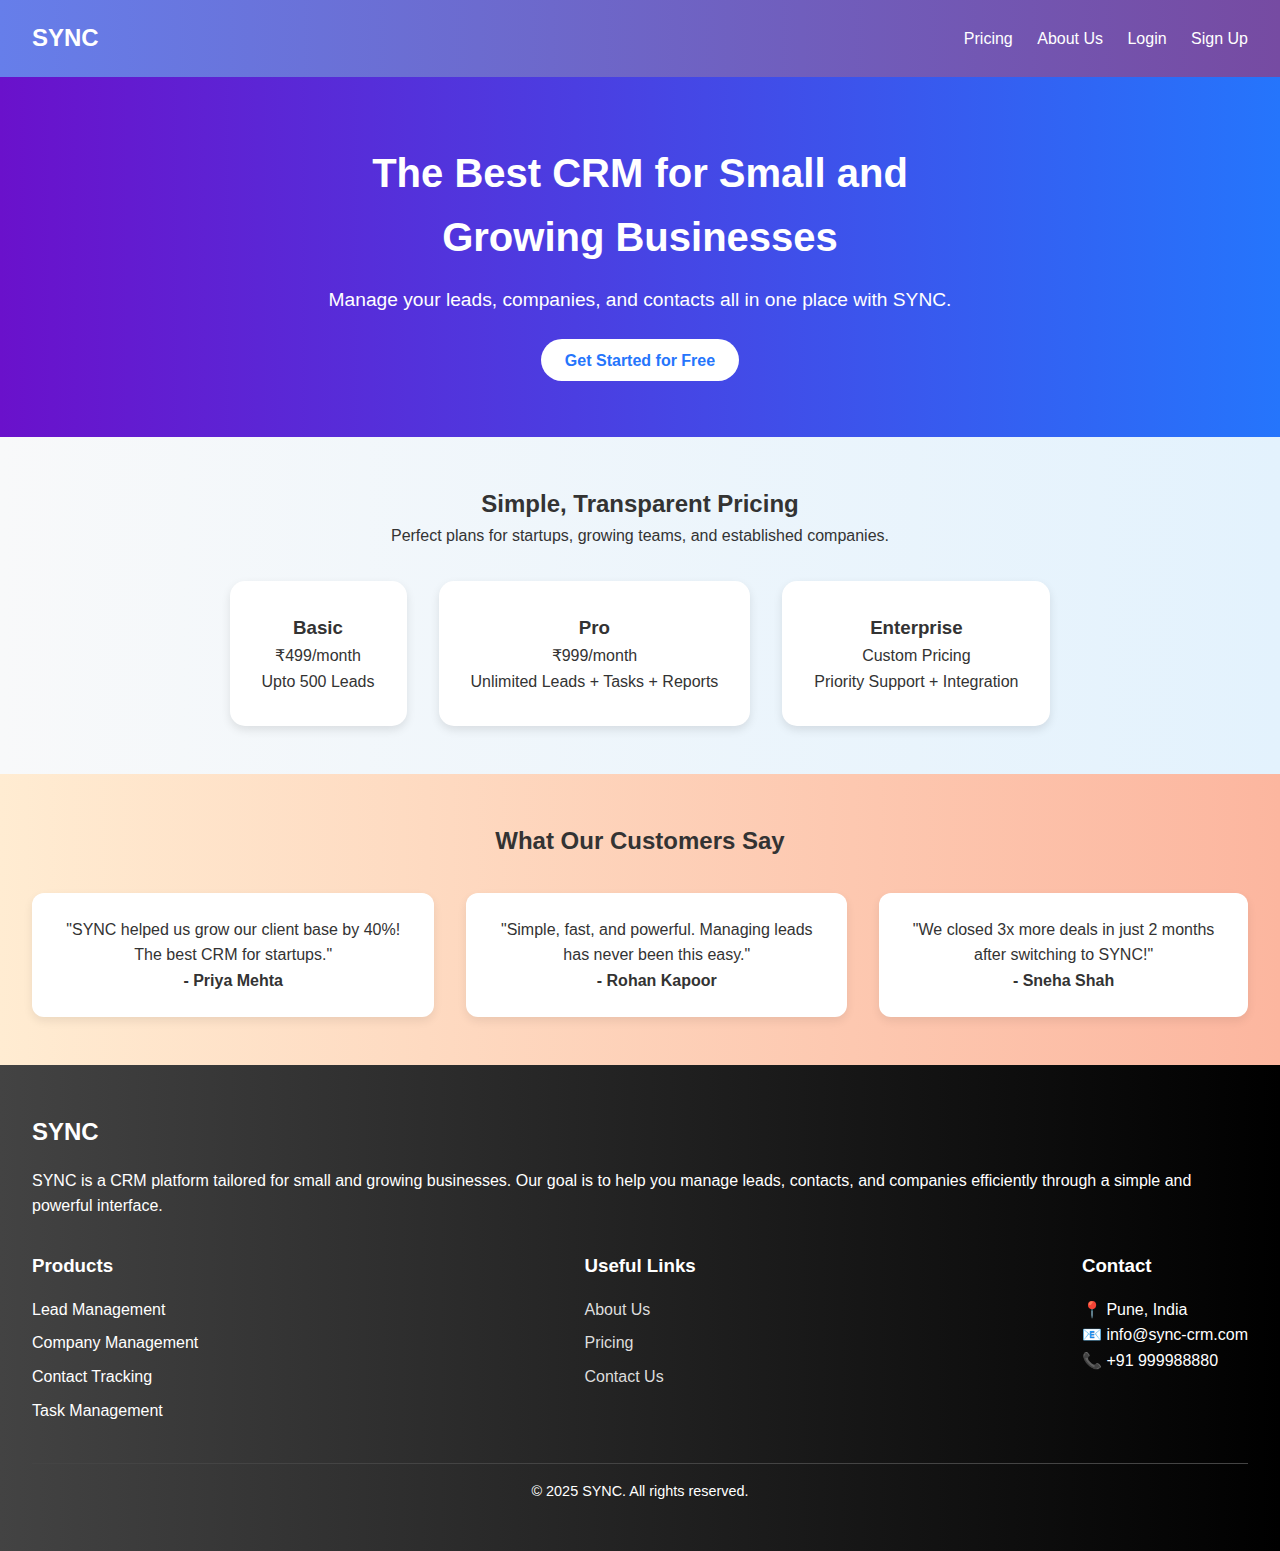
<file: index.html>
<!DOCTYPE html>
<html lang="en">
  <head>
    <meta charset="UTF-8" />
    <title>SYNC - Lead Management System</title>
    <link rel="stylesheet" href="css/style.css" />
    <meta name="viewport" content="width=device-width, initial-scale=1.0" />
  </head>
  <body>
    <!-- LOGIN MODAL -->
    <div id="loginModal" class="modal">
      <div class="modal-content">
        <span class="close" onclick="closeModal('login')">&times;</span>
        <h2>Login</h2>
        <form id="loginForm">
          <input type="email" placeholder="Email" required />
          <input type="password" placeholder="Password" required />
          <button type="submit">Login</button>
        </form>
      </div>
    </div>

    <!-- SIGNUP MODAL -->
    <div id="signupModal" class="modal">
      <div class="modal-content">
        <span class="close" onclick="closeModal('signup')">&times;</span>
        <h2>Sign Up</h2>
        <form id="signupForm">
          <input type="text" placeholder="Name" required />
          <input type="email" placeholder="Email" required />
          <input type="password" placeholder="Password" required />
          <button type="submit">Sign Up</button>
        </form>
      </div>
    </div>

    <!-- LINK YOUR JS AT THE END -->
    <script src="js/script.js"></script>

    <!-- Navbar -->
    <header class="navbar">
      <div class="logo">SYNC</div>
      <nav>
        <a href="#pricing">Pricing</a>
        <a href="#about-us">About Us</a>
        <a href="javascript:void(0)" onclick="openModal('login')">Login</a>
        <a href="javascript:void(0)" onclick="openModal('signup')">Sign Up</a>
      </nav>
    </header>

    <!-- Hero Banner -->
    <section class="hero" id="banner">
      <div class="hero-text">
        <h1>The Best CRM for Small and Growing Businesses</h1>
        <p>
          Manage your leads, companies, and contacts all in one place with SYNC.
        </p>
        <a href="#signup" class="cta-button">Get Started for Free</a>
      </div>
    </section>

    <!-- Pricing Section -->
    <section id="pricing" class="pricing-section">
      <h2>Simple, Transparent Pricing</h2>
      <p>
        Perfect plans for startups, growing teams, and established companies.
      </p>
      <div class="pricing-cards">
        <div class="card">
          <h3>Basic</h3>
          <p>₹499/month</p>
          <p>Upto 500 Leads</p>
        </div>
        <div class="card">
          <h3>Pro</h3>
          <p>₹999/month</p>
          <p>Unlimited Leads + Tasks + Reports</p>
        </div>
        <div class="card">
          <h3>Enterprise</h3>
          <p>Custom Pricing</p>
          <p>Priority Support + Integration</p>
        </div>
      </div>
    </section>

    <!-- Reviews Section -->
    <section class="reviews" id="reviews">
      <h2>What Our Customers Say</h2>
      <div class="reviews-container">
        <div class="review-card">
          <p>
            "SYNC helped us grow our client base by 40%! The best CRM for
            startups."
          </p>
          <h4>- Priya Mehta</h4>
        </div>
        <div class="review-card">
          <p>
            "Simple, fast, and powerful. Managing leads has never been this
            easy."
          </p>
          <h4>- Rohan Kapoor</h4>
        </div>
        <div class="review-card">
          <p>
            "We closed 3x more deals in just 2 months after switching to SYNC!"
          </p>
          <h4>- Sneha Shah</h4>
        </div>
      </div>
    </section>

    <!-- Footer -->
    <footer class="footer" id="about-us">
      <div class="footer-container">
        <div class="footer-column">
          <h2>SYNC</h2>
          <p>
            SYNC is a CRM platform tailored for small and growing businesses.
            Our goal is to help you manage leads, contacts, and companies
            efficiently through a simple and powerful interface.
          </p>
        </div>
        <div class="footer-column">
          <h3>Products</h3>
          <ul>
            <li>Lead Management</li>
            <li>Company Management</li>
            <li>Contact Tracking</li>
            <li>Task Management</li>
          </ul>
        </div>
        <div class="footer-column">
          <h3>Useful Links</h3>
          <ul>
            <li><a href="#about-us">About Us</a></li>
            <li><a href="#pricing">Pricing</a></li>
            <li><a href="#banner">Contact Us</a></li>
          </ul>
        </div>
        <div class="footer-column">
          <h3>Contact</h3>
          <p>📍 Pune, India</p>
          <p>📧 info@sync-crm.com</p>
          <p>📞 +91 999988880</p>
        </div>
      </div>
      <div class="footer-bottom">
        <p>© 2025 SYNC. All rights reserved.</p>
      </div>
    </footer>

    <!-- JavaScript -->
    <script src="./js/script.js"></script>
  </body>
</html>
</file>
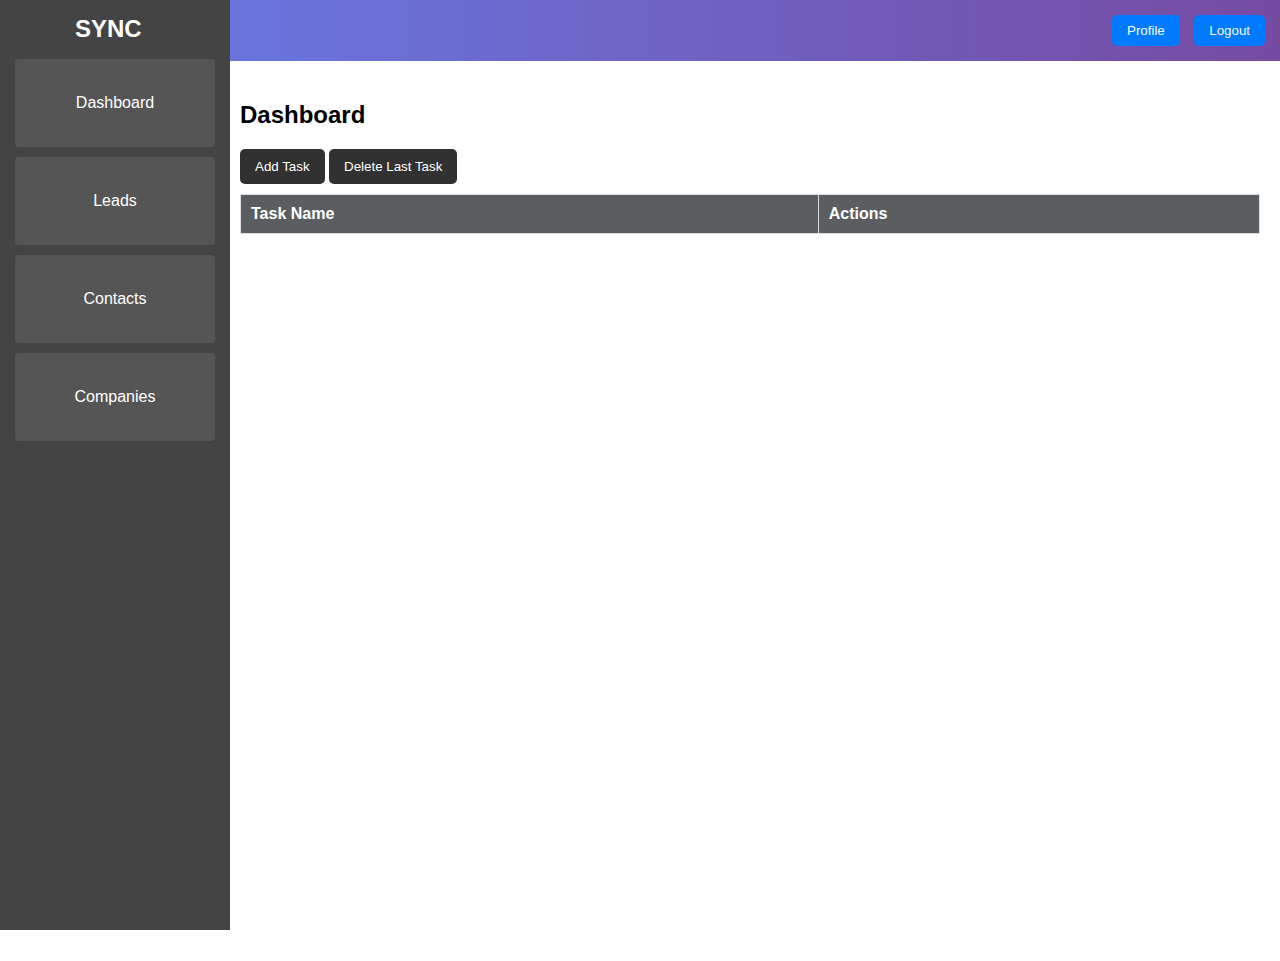
<file: dashboard.html>
<!DOCTYPE html>
<html lang="en">
  <head>
    <meta charset="UTF-8" />
    <meta name="viewport" content="width=device-width, initial-scale=1.0" />
    <title>Dashboard</title>
    <link rel="stylesheet" href="./css/dashboard.css" />
  </head>
  <body>
    <header>
      <nav>
        <div class="logo">My App</div>
        <div class="nav-right">
          <button class="profile-btn">Profile</button>
          <button class="logout-btn"><a href="./index.html">Logout</a></button>
        </div>
      </nav>
    </header>
    <div class="container">
      <aside>
        <div class="special-req">
            SYNC
        </div>
        <ul>
          <li onclick="showContent('dashboard')">Dashboard</li>
          <li onclick="showContent('leads')">Leads</li>
          <li onclick="showContent('contact')">Contacts</li>
          <li onclick="showContent('companies')">Companies</li>
        </ul>
      </aside>
      <main id="content">
        <div id="dashboard" class="content-section">
          <h2>Dashboard</h2>
          <button onclick="addTask()">Add Task</button>
          <button onclick="deleteTask()">Delete Last Task</button>
          <table id="taskTable">
            <tr>
              <th>Task Name</th>
              <th>Actions</th>
            </tr>
          </table>
        </div>

        <div id="leads" class="content-section">
          <h2>Leads</h2>
          <button onclick="addRow('leadsTable')">Add Lead</button>
          <table id="leadsTable">
            <tr>
              <th>Name</th>
              <th>Email</th>
              <th>Phone</th>
              <th>Company</th>
              <th>Status</th>
              <th>Source</th>
              <th>Actions</th>
            </tr>
          </table>
        </div>
        <div id="contact" class="content-section">
          <h2>Contacts</h2>
          <button onclick="addRow('contactTable')">Add Contact</button>
          <table id="contactTable">
            <tr>
              <th>Name</th>
              <th>Email</th>
              <th>Phone</th>
              <th>Company</th>
              <th>Actions</th>
            </tr>
          </table>
        </div>
        <div id="companies" class="content-section">
          <h2>Companies</h2>
          <button onclick="addRow('companiesTable')">Add Company</button>
          <table id="companiesTable">
            <tr>
              <th>Name</th>
              <th>Industry</th>
              <th>Contact</th>
              <th>Actions</th>
            </tr>
          </table>
        </div>
      </main>
    </div>
    <script src="./js/script.js"></script>
  </body>
</html>
</file>
<file: css/dashboard.css>
body {
    font-family: Arial, sans-serif;
    margin: 0;
    padding: 0;
    display: flex;
    flex-direction: column;
}

header {
    background: linear-gradient(to right, #667eea, #764ba2);
    color: white;
    padding: 15px;
    display: flex;
    justify-content: space-between;
}

nav {
    display: flex;
    width: 100%;
    justify-content: space-between;
}

.nav-right button {
    margin-left: 10px;
    padding: 8px 15px;
    border: none;
    background: #007BFF;
    color: white;
    cursor: pointer;
    border-radius: 5px;
}

.nav-right button:hover {
    background: #0056b3;
}

.container {
    display: flex;
    min-height: 100vh;
}

a{
  text-decoration: none;
  color: whitesmoke;
}

.special-req{

  font-size: x-large;
  margin-left: 60px;
  font-weight: 800;
}
aside {
    width: 200px;
    background: #444;
    color: white;
    padding: 15px;
    height: 100vh;
    position: fixed;
    left: 0;
    top: 0;
}
aside ul li {
    padding: 35px; /* Increased padding */
    cursor: pointer;
    background: #555;
    margin: 10px 0; /* Added margin for spacing */
    text-align: center;
    border-radius: 4px;
    font-size: 16px; /* Slightly larger font */
}

aside ul li:hover {
    background: #777;
}


aside ul {
    list-style: none;
    padding: 0;
}

/* aside ul li {
    padding: 12px;
    cursor: pointer;
    background: #555;
    margin: 5px 0;
    text-align: center;
    border-radius: 4px;
}

aside ul li:hover {
    background: #777;
} */

main {
    margin-left: 220px;
    padding: 20px;
    width: calc(100% - 220px);
}

.content-section {
    display: none;
}

button {
    padding: 10px 15px;
    border: none;
    background: #323131;
    color: white;
    cursor: pointer;
    border-radius: 5px;
}

button:hover {
    background: #121312;
}

table {
    width: 100%;
    border-collapse: collapse;
    margin-top: 10px;
    background: white;
}

th, td {
    border: 1px solid #ddd;
    padding: 10px;
    text-align: left;
}

th {
    background: #5b5e60;
    color: white;
}

tr:nth-child(even) {
    background: #f2f2f2;
}

tr:hover {
    background: #ddd;
}
</file>
<file: css/style.css>
/* Reset & Base */
* {
    margin: 0;
    padding: 0;
    box-sizing: border-box;
  }
  body {
    font-family: 'Segoe UI', sans-serif;
    line-height: 1.6;
    color: #333;
    background: #fdfdfd;
  }
  
  /* Navbar */
  .navbar {
    display: flex;
    justify-content: space-between;
    align-items: center;
    padding: 1.2rem 2rem;
    background: linear-gradient(to right, #667eea, #764ba2);
    color: white;
    position: sticky;
    top: 0;
    z-index: 999;
  }
  .navbar .logo {
    font-size: 1.5rem;
    font-weight: bold;
  }
  .navbar nav a {
    color: white;
    margin-left: 20px;
    text-decoration: none;
    font-weight: 500;
  }
  .navbar nav a:hover {
    text-decoration: underline;
  }
  
  /* Hero Banner */
  .hero {
    position: relative;
    text-align: center;
    color: white;
    background: linear-gradient(to right, #6a11cb, #2575fc);
    padding: 4rem 2rem;
  }
  .hero-text {
    max-width: 700px;
    margin: 0 auto;
  }
  .hero h1 {
    font-size: 2.5rem;
    margin-bottom: 1rem;
  }
  .hero p {
    font-size: 1.2rem;
    margin-bottom: 2rem;
  }
  .cta-button {
    background: #ffffff;
    color: #2575fc;
    padding: 0.8rem 1.5rem;
    border-radius: 25px;
    font-weight: bold;
    text-decoration: none;
    transition: 0.3s;
  }
  .cta-button:hover {
    background: #f0f0f0;
  }
  
  /* Pricing Section */
  .pricing-section {
    padding: 3rem 2rem;
    text-align: center;
    background: linear-gradient(to right, #f8f9fa, #e3f2fd);
  }
  .pricing-cards {
    display: flex;
    justify-content: center;
    gap: 2rem;
    margin-top: 2rem;
  }
  .card {
    background: white;
    border-radius: 15px;
    padding: 2rem;
    box-shadow: 0 4px 10px rgba(0,0,0,0.1);
    transition: transform 0.3s;
  }
  .card:hover {
    transform: translateY(-5px);
  }
  
  /* Reviews */
  .reviews {
    padding: 3rem 2rem;
    background: linear-gradient(to right, #ffecd2, #fcb69f);
    text-align: center;
  }
  .reviews-container {
    display: flex;
    justify-content: center;
    gap: 2rem;
    margin-top: 2rem;
  }
  .review-card {
    background: white;
    border-radius: 12px;
    padding: 1.5rem;
    box-shadow: 0 4px 10px rgba(0,0,0,0.08);
  }
  
  /* Form Section (Login / Signup) */
  .form-section {
    padding: 3rem 2rem;
    text-align: center;
  }
  .form-section form {
    max-width: 400px;
    margin: auto;
    display: flex;
    flex-direction: column;
    gap: 1rem;
  }
  .form-section input {
    padding: 0.8rem;
    border: 1px solid #ccc;
    border-radius: 8px;
  }
  .form-section button {
    padding: 0.8rem;
    background: linear-gradient(to right, #43cea2, #185a9d);
    color: white;
    border: none;
    border-radius: 8px;
    font-weight: bold;
    cursor: pointer;
    transition: 0.3s;
  }
  .form-section button:hover {
    opacity: 0.9;
  }
  
  /* Footer */
  .footer {
    background: linear-gradient(to right, #434343, #000000);
    color: white;
    padding: 3rem 2rem;
  }
  .footer-container {
    display: flex;
    flex-wrap: wrap;
    justify-content: space-between;
    gap: 2rem;
  }
  .footer-column h3, .footer-column h2 {
    margin-bottom: 1rem;
  }
  .footer-column ul {
    list-style: none;
    padding: 0;
  }
  .footer-column ul li {
    margin-bottom: 0.5rem;
  }
  .footer-column ul li a {
    color: #ddd;
    text-decoration: none;
  }
  .footer-column ul li a:hover {
    text-decoration: underline;
  }
  .footer-bottom {
    margin-top: 2rem;
    text-align: center;
    font-size: 0.9rem;
    border-top: 1px solid #444;
    padding-top: 1rem;
  }
  .modal {
    display: none;
    position: fixed;
    z-index: 999;
    left: 0;
    top: 0;
    width: 100%;
    height: 100%;
    background-color: rgba(0,0,0,0.6);
  }
  
  .modal-content {
    background: #fff;
    margin: 10% auto;
    padding: 30px;
    border-radius: 10px;
    width: 90%;
    max-width: 400px;
    box-shadow: 0 4px 12px rgba(0,0,0,0.2);
    font-family: 'Poppins', sans-serif;
    position: relative;
  }
  
  .modal-content h2 {
    margin-bottom: 20px;
    color: #0d6efd;
    text-align: center;
  }
  
  .modal-content input {
    width: 100%;
    padding: 10px;
    margin: 10px 0;
    border: 1px solid #ccc;
    border-radius: 5px;
  }
  
  .modal-content button {
    width: 100%;
    background-color: #0d6efd;
    color: #fff;
    padding: 10px;
    border: none;
    border-radius: 5px;
    font-weight: bold;
  }
  
  .modal-content .close {
    position: absolute;
    top: 10px;
    right: 15px;
    font-size: 24px;
    cursor: pointer;
  }
</file>
